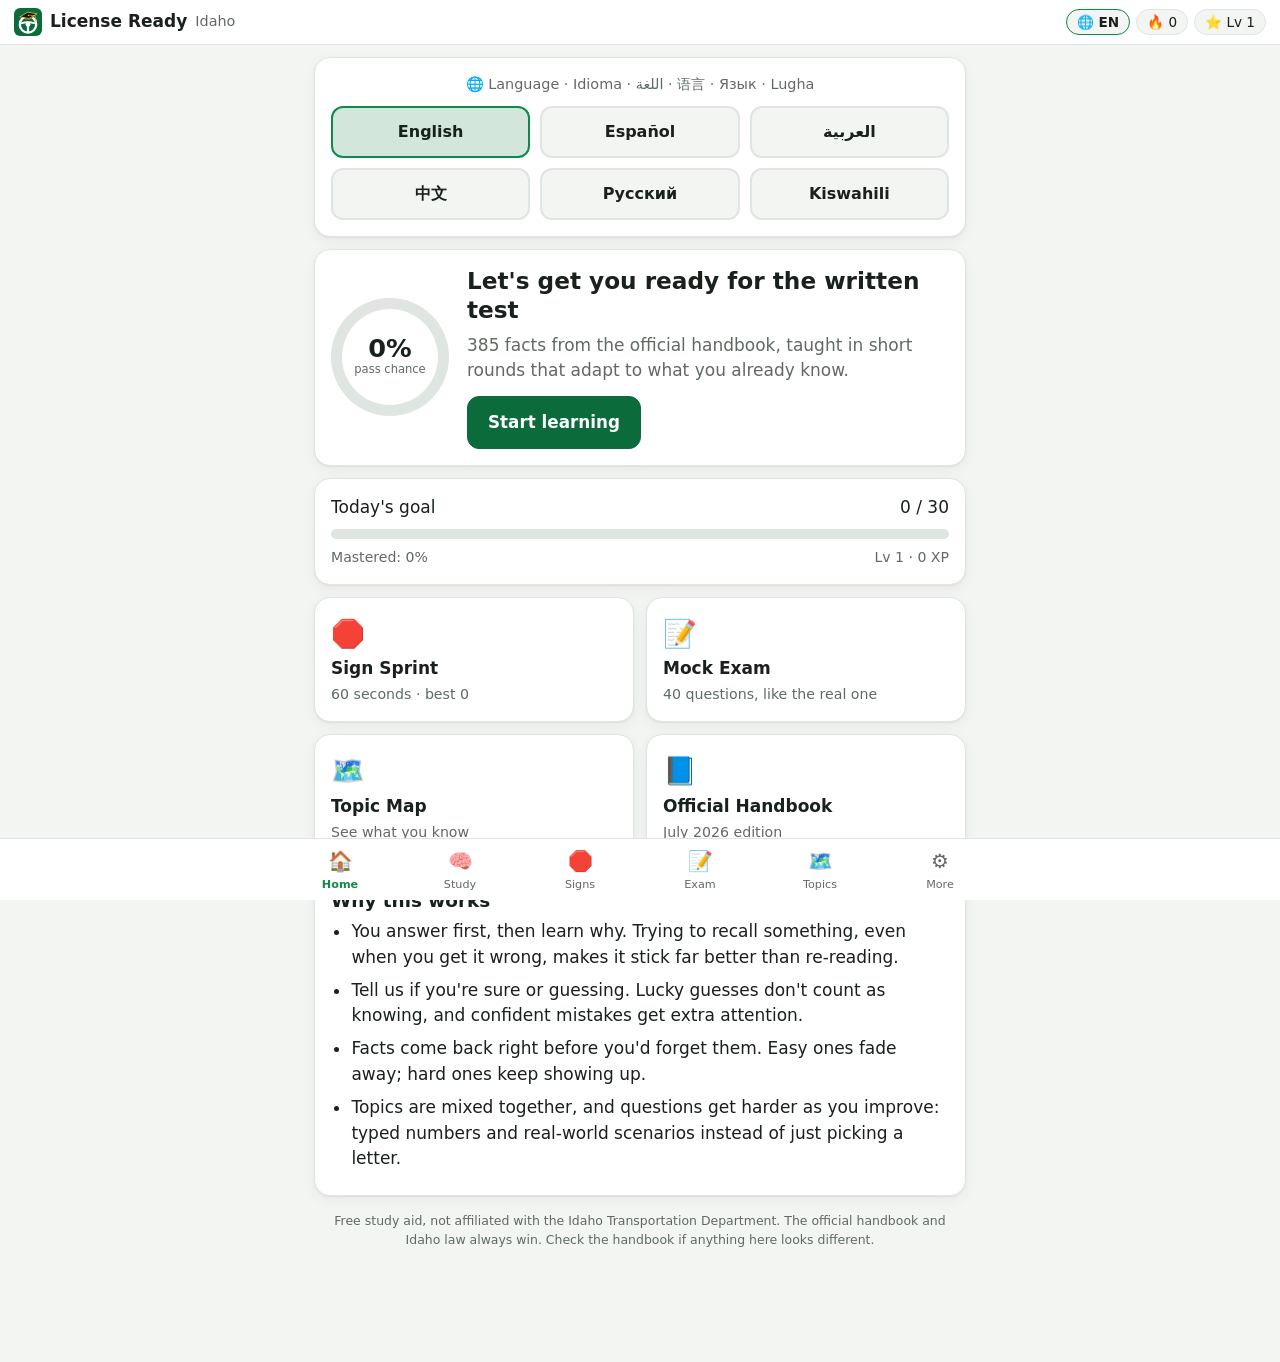
<file: index.html>
<!doctype html>
<html lang="en">
<head>
  <meta charset="utf-8">
  <meta name="viewport" content="width=device-width, initial-scale=1, viewport-fit=cover">
  <title>License Ready Idaho</title>
  <meta name="description" content="Free, open-source study app for the Idaho Class D driver's knowledge test. Spaced repetition, sign sprints and realistic mock exams. Works offline.">
  <meta name="theme-color" content="#0b6b3a">
  <link rel="manifest" href="manifest.webmanifest">
  <link rel="icon" href="icons/icon.svg" type="image/svg+xml">
  <link rel="icon" href="favicon.ico" sizes="any">
  <link rel="apple-touch-icon" href="icons/icon-180.png">
  <meta name="apple-mobile-web-app-capable" content="yes">
  <meta name="apple-mobile-web-app-status-bar-style" content="default">
  <meta property="og:type" content="website">
  <meta property="og:site_name" content="License Ready">
  <meta property="og:url" content="https://ronniebsimian.github.io/license-ready/">
  <meta property="og:title" content="License Ready Idaho">
  <meta property="og:description" content="Free study app for the Idaho driver's knowledge test. Short daily rounds that adapt to you, a road-sign sprint and a 40-question mock exam. Works offline, in 6 languages.">
  <meta property="og:image" content="https://ronniebsimian.github.io/license-ready/icons/og-image.png">
  <meta property="og:image:width" content="1200">
  <meta property="og:image:height" content="630">
  <meta property="og:image:alt" content="License Ready Idaho logo, a steering wheel wearing a graduation cap, next to STOP, YIELD, deer crossing and school signs">
  <meta name="twitter:card" content="summary_large_image">
  <link rel="stylesheet" href="css/app.css">
</head>
<body>
  <header class="topbar">
    <a href="#/" class="brand" aria-label="Home">
      <img src="icons/icon.svg" class="brand-mark" alt="">
      <span class="brand-text">License Ready</span>
      <span class="brand-state" id="brand-state"></span>
    </a>
    <div class="topstats" id="topstats"></div>
  </header>
  <main id="app" tabindex="-1"><p class="loading">Loading…</p></main>
  <nav class="tabbar" id="tabbar"></nav>
  <noscript>This app needs JavaScript turned on.</noscript>
  <script type="module" src="js/app.js"></script>
</body>
</html>
</file>
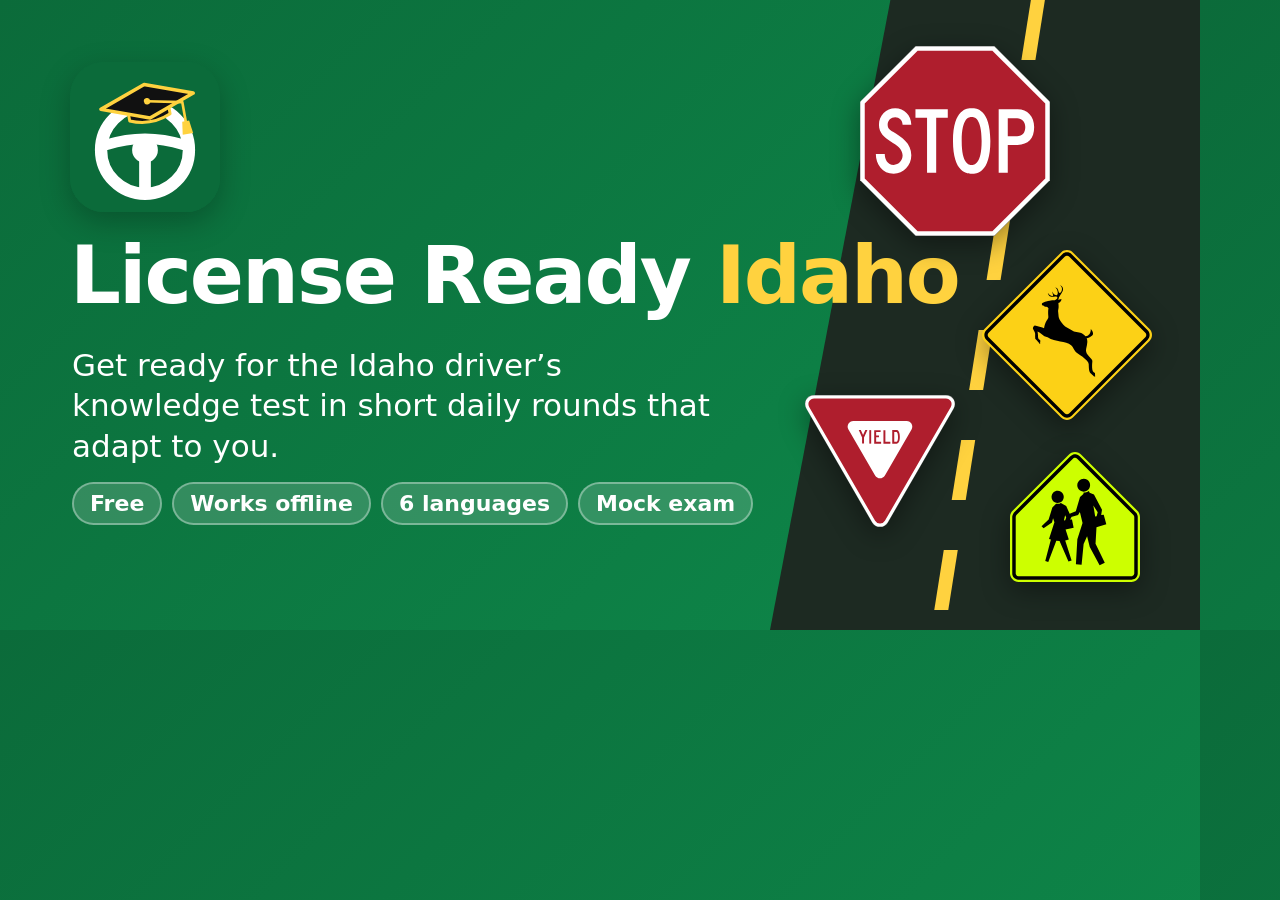
<file: tools/og/card.html>
<!doctype html><html><head><meta charset="utf-8"><style>
html,body{margin:0;width:1200px;height:630px;overflow:hidden}
body{background:linear-gradient(135deg,#0b6b3a 0%,#0e8a4b 100%);font-family:"Noto Sans",system-ui,sans-serif;color:#fff;position:relative}
.road{position:absolute;right:0;top:0;bottom:0;width:430px;background:#1d2a22;clip-path:polygon(28% 0,100% 0,100% 100%,0 100%)}
.lane{position:absolute;right:205px;top:0;bottom:0;width:14px;background:repeating-linear-gradient(#ffd23f 0 60px,transparent 60px 110px);transform:skewX(-9deg)}
.logo{position:absolute;left:70px;top:62px;width:150px;height:150px;border-radius:34px;box-shadow:0 10px 30px rgba(0,0,0,.25)}
h1{position:absolute;left:70px;top:236px;margin:0;font-size:80px;line-height:1;font-weight:800;letter-spacing:-2px}
h1 span{color:#ffd23f}
.sub{position:absolute;left:72px;top:345px;font-size:31px;line-height:1.3;width:640px;font-weight:500}
.pills{position:absolute;left:72px;top:482px;display:flex;gap:10px;width:720px}
.pill{background:rgba(255,255,255,.16);border:2px solid rgba(255,255,255,.35);border-radius:99px;padding:7px 16px;font-size:22px;white-space:nowrap;font-weight:600}
.sign{position:absolute;filter:drop-shadow(0 8px 14px rgba(0,0,0,.4))}
</style></head><body>
<div class="road"></div><div class="lane"></div>
<img class="logo" src="../../icons/icon.svg">
<h1>License Ready <span>Idaho</span></h1>
<div class="sub">Get ready for the Idaho driver&rsquo;s knowledge test in short daily rounds that adapt to you.</div>
<div class="pills"><span class="pill">Free</span><span class="pill">Works offline</span><span class="pill">6 languages</span><span class="pill">Mock exam</span></div>
<img class="sign" src="../../states/idaho/signs/R1-1.svg" style="right:150px;top:46px;width:190px">
<img class="sign" src="../../states/idaho/signs/W11-3.svg" style="right:48px;top:250px;width:170px">
<img class="sign" src="../../states/idaho/signs/R1-2.svg" style="right:245px;top:395px;width:150px">
<img class="sign" src="../../states/idaho/signs/S1-1.svg" style="right:60px;top:452px;width:130px">
</body></html>
</file>
<file: css/app.css>
:root {
  --green: #0b6b3a; --green-2: #0e8a4b; --yellow: #ffd23f; --red: #d62839; --blue: #2f6fde; --orange: #f08a24;
  --bg: #f3f5f2; --card: #fff; --ink: #18211c; --muted: #5e6b63; --line: #dfe5e0;
  --ok: #18864b; --bad: #c62f3c; --radius: 16px;
  --shadow: 0 1px 2px rgb(0 0 0 / .06), 0 4px 14px rgb(0 0 0 / .05);
  color-scheme: light dark;
}
@media (prefers-color-scheme: dark) {
  :root { --bg: #0f1512; --card: #18211c; --ink: #e8efe9; --muted: #9aa8a0; --line: #2a362f; --ok: #3ccf7f; --bad: #ff6b76; --shadow: none; }
}
* { box-sizing: border-box; }
[hidden] { display: none !important; }
html { -webkit-text-size-adjust: 100%; }
body {
  margin: 0; background: var(--bg); color: var(--ink);
  font: 17px/1.5 system-ui, -apple-system, "Segoe UI", Roboto, "Noto Sans", "Noto Sans Arabic", sans-serif;
  padding-bottom: calc(72px + env(safe-area-inset-bottom));
}
a { color: var(--green-2); }
@media (prefers-color-scheme: dark) { a { color: #5fd69a; } }
main { max-width: 680px; margin: 0 auto; padding: 12px 14px 24px; outline: none; }
h1, h2, h3 { line-height: 1.25; margin: 0 0 .4em; }
h1 { font-size: 1.45rem; } h2 { font-size: 1.15rem; } h3 { font-size: 1.05rem; }
.loading { text-align: center; color: var(--muted); padding: 4em 0; }
.muted { color: var(--muted); } .small { font-size: .88rem; } .center { text-align: center; }
.okc { color: var(--ok); font-weight: 600; } .badc { color: var(--bad); font-weight: 600; }

/* top + tab bars */
.topbar {
  position: sticky; top: 0; z-index: 5; display: flex; align-items: center; justify-content: space-between;
  padding: calc(8px + env(safe-area-inset-top)) 14px 8px; background: var(--card); border-bottom: 1px solid var(--line);
}
.brand { display: flex; align-items: center; gap: 8px; text-decoration: none; color: var(--ink); font-weight: 700; }
.brand-mark { width: 28px; height: 28px; }
.brand-state { font-weight: 500; color: var(--muted); font-size: .9rem; }
.topstats { display: flex; gap: 6px; }
.pill { background: var(--bg); border: 1px solid var(--line); border-radius: 99px; padding: 2px 10px; font-size: .85rem; white-space: nowrap; }
.tabbar {
  position: fixed; bottom: 0; left: 0; right: 0; z-index: 5; display: flex; justify-content: center;
  background: var(--card); border-top: 1px solid var(--line); padding-bottom: env(safe-area-inset-bottom);
}
.tabbar a { flex: 1; max-width: 120px; display: flex; flex-direction: column; align-items: center; padding: 7px 0 6px; text-decoration: none; color: var(--muted); font-size: 1.25rem; }
.tabbar a small { font-size: .7rem; margin-top: 1px; }
.tabbar a.on { color: var(--green-2); }
.tabbar a.on small { font-weight: 700; }

/* cards & buttons */
.card { background: var(--card); border-radius: var(--radius); box-shadow: var(--shadow); border: 1px solid var(--line); padding: 16px; margin: 0 0 12px; display: block; }
.btn {
  display: inline-flex; align-items: center; justify-content: center; gap: 6px; border: 1px solid var(--line); background: var(--card);
  color: var(--ink); font: inherit; font-weight: 600; padding: 10px 16px; border-radius: 12px; cursor: pointer; text-decoration: none; min-height: 44px;
}
.btn.big { padding: 13px 20px; font-size: 1.05rem; }
.btn.primary { background: var(--green); border-color: var(--green); color: #fff; }
.btn.primary:hover { background: var(--green-2); }
.btn.danger { color: var(--bad); border-color: var(--bad); }
.btn:disabled { opacity: .55; cursor: default; }
.badge { background: var(--yellow); color: #222; border-radius: 99px; padding: 1px 8px; font-size: .8rem; }
.row { display: flex; justify-content: space-between; align-items: center; gap: 8px; flex-wrap: wrap; }
.row.gap { justify-content: center; gap: 10px; margin-top: 12px; }
.grid2 { display: grid; grid-template-columns: 1fr 1fr; gap: 12px; margin-bottom: 12px; }
.grid2 .card { margin: 0; }
.section { margin: 20px 4px 10px; }
.pagetitle { text-align: center; margin-top: 8px; }
.back { display: inline-block; margin: 4px 0 8px; text-decoration: none; }
.fineprint { font-size: .78rem; color: var(--muted); text-align: center; margin: 16px 8px; }

/* home */
.hero { display: flex; gap: 18px; align-items: center; }
.hero-text { flex: 1; }
.hero-text p { margin: 0 0 12px; color: var(--muted); }
.ring {
  --size: 118px; flex: none; width: var(--size); height: var(--size); border-radius: 50%; display: grid; place-items: center;
  background: conic-gradient(var(--green-2) calc(var(--p) * 360deg), var(--line) 0);
}
.ring > div { width: calc(var(--size) - 22px); height: calc(var(--size) - 22px); border-radius: 50%; background: var(--card); display: grid; place-content: center; text-align: center; }
.ring b { font-size: 1.6rem; line-height: 1; } .ring small { color: var(--muted); font-size: .72rem; }
@media (max-width: 460px) { .hero { flex-direction: column; text-align: center; } }
.bar { height: 10px; background: var(--line); border-radius: 99px; overflow: hidden; margin: 8px 0; }
.bar i { display: block; height: 100%; background: linear-gradient(90deg, var(--green), var(--yellow)); border-radius: 99px; transition: width .4s; }
.tile { text-decoration: none; color: var(--ink); display: flex; flex-direction: column; gap: 2px; }
.tile:hover { border-color: var(--green-2); }
.tile-icon { font-size: 1.7rem; }
.tile small { color: var(--muted); }
.install { width: 100%; font: inherit; font-weight: 600; cursor: pointer; color: var(--ink); text-align: center; }
.how ul { padding-inline-start: 1.2em; margin: 0; } .how li { margin-bottom: .45em; }

/* questions */
.progress { height: 6px; background: var(--line); border-radius: 99px; overflow: hidden; margin: 4px 0 12px; }
.progress i { display: block; height: 100%; background: var(--green-2); transition: width .3s; }
.qmeta { display: flex; gap: 6px; flex-wrap: wrap; margin-bottom: 10px; }
.chip { font-size: .75rem; font-weight: 600; background: color-mix(in srgb, var(--green-2) 14%, transparent); color: var(--green-2); padding: 2px 10px; border-radius: 99px; }
.chip.alt { background: color-mix(in srgb, var(--orange) 18%, transparent); color: var(--orange); }
.qtext { font-size: 1.15rem; font-weight: 650; }
.qcard.scenario .qtext { font-weight: 500; }
img.sign { display: block; margin: 4px auto 14px; width: 160px; height: 160px; object-fit: contain; }
img.sign.small { width: 90px; height: 90px; margin: 0 0 8px; }
img.sign.tiny { width: 44px; height: 44px; margin: 0; flex: none; display: inline-block; }
.choices { display: grid; gap: 9px; margin-top: 12px; }
.choices.tf { grid-template-columns: 1fr 1fr; }
.choice {
  display: flex; gap: 12px; align-items: center; text-align: start; width: 100%; font: inherit; color: var(--ink);
  background: var(--bg); border: 2px solid var(--line); border-radius: 12px; padding: 12px 14px; cursor: pointer; min-height: 52px;
}
.choices.tf .choice { justify-content: center; font-weight: 700; }
.choice:hover:not(:disabled) { border-color: var(--green-2); }
.choice .key { flex: none; width: 26px; height: 26px; border-radius: 7px; display: grid; place-items: center; background: var(--card); border: 1px solid var(--line); font-size: .8rem; font-weight: 700; }
.choice.picked { border-color: var(--blue); background: color-mix(in srgb, var(--blue) 10%, var(--bg)); }
.choice.right { border-color: var(--ok); background: color-mix(in srgb, var(--ok) 14%, var(--bg)); }
.choice.wrong { border-color: var(--bad); background: color-mix(in srgb, var(--bad) 12%, var(--bg)); }
.choice:disabled { cursor: default; }
.numform { display: flex; align-items: center; gap: 10px; margin-top: 14px; }
.numin { font: inherit; font-size: 1.4rem; width: 9ch; padding: 8px 12px; border-radius: 12px; border: 2px solid var(--line); background: var(--bg); color: var(--ink); text-align: center; }
.numin:focus { outline: none; border-color: var(--blue); }
.numin.right { border-color: var(--ok); } .numin.wrong { border-color: var(--bad); }
.unit { color: var(--muted); font-weight: 600; }
.commit { display: flex; gap: 10px; margin-top: 14px; }
.commit .btn { flex: 1; min-height: 50px; }
.commit .sure { background: var(--green); border-color: var(--green); color: #fff; }
.commit .guess { background: color-mix(in srgb, var(--yellow) 30%, var(--card)); border-color: var(--yellow); }

/* feedback */
.feedback { border-width: 2px; animation: pop .25s ease-out; }
.feedback.good { border-color: var(--ok); } .feedback.meh { border-color: var(--yellow); }
.feedback.bad { border-color: var(--bad); }
.feedback.surprise { border-color: var(--orange); background: color-mix(in srgb, var(--orange) 8%, var(--card)); }
.feedback h3 { display: flex; justify-content: space-between; gap: 8px; }
.xp { color: var(--green-2); font-size: .9rem; white-space: nowrap; }
.answer { margin: 0 0 8px; }
.explain .fact { font-weight: 600; margin: 0 0 6px; }
.explain .why { margin: 0 0 6px; }
.explain .diagram { display: block; width: 100%; max-width: 440px; height: auto; margin: 4px auto 10px; border-radius: 14px; }
.explain .example { margin: 0 0 6px; padding: 6px 10px; border-inline-start: 3px solid var(--line); } .explain .hook { margin: 0 0 6px; background: color-mix(in srgb, var(--yellow) 22%, transparent); padding: 6px 10px; border-radius: 10px; }
.explain .src { font-size: .85rem; }
.feedback .btn { width: 100%; margin-top: 12px; }
@keyframes pop { from { transform: scale(.97); opacity: .4; } to { transform: none; opacity: 1; } }

/* done / exam */
.big-emoji { font-size: 2.8rem; }
.stats3 { display: grid; grid-template-columns: repeat(3, 1fr); gap: 8px; margin: 14px 0; }
.stats3 b { display: block; font-size: 1.5rem; } .stats3 small { color: var(--muted); }
.score { font-size: 2.4rem; font-weight: 800; margin: 0; }
.passed { border: 2px solid var(--ok); }
.review p { margin: 4px 0; }

/* sprint */
.sprintbar { display: flex; align-items: center; gap: 12px; margin: 4px 0 12px; font-weight: 600; }
.timer { flex: 1; height: 12px; background: var(--line); border-radius: 99px; overflow: hidden; }
.timer i { display: block; height: 100%; background: linear-gradient(90deg, var(--red), var(--orange), var(--yellow)); }
.combo { color: var(--orange); }
.signrow { display: flex; gap: 12px; align-items: center; }
.signrow img { width: 60px; height: 60px; object-fit: contain; flex: none; }
.signrow p { margin: 2px 0 0; }

/* topics */
.topicgrid { display: grid; grid-template-columns: repeat(auto-fill, minmax(150px, 1fr)); gap: 12px; }
.topic { margin: 0; text-decoration: none; color: var(--ink); text-align: center; display: flex; flex-direction: column; align-items: center; gap: 6px; }
.topic small { color: var(--muted); }
.tring { width: 64px; height: 64px; border-radius: 50%; display: grid; place-items: center; background: conic-gradient(var(--green-2) calc(var(--p) * 360deg), var(--line) 0); }
.tring span { width: 50px; height: 50px; border-radius: 50%; background: var(--card); display: grid; place-items: center; font-size: .8rem; font-weight: 700; }
.factrow { padding: 12px 14px; margin-bottom: 8px; }
.factrow summary { display: flex; gap: 10px; align-items: center; cursor: pointer; list-style: none; }
.factrow summary::-webkit-details-marker { display: none; }
.factrow .explain { margin-top: 10px; }
.dot { flex: none; width: 11px; height: 11px; border-radius: 50%; display: inline-block; background: var(--line); }
.dot.weak { background: var(--bad); } .dot.learning { background: var(--yellow); } .dot.mastered { background: var(--ok); }
.legend { text-align: center; } .legend .dot { margin: 0 4px 0 10px; vertical-align: -1px; }

/* more */
.field { display: flex; justify-content: space-between; align-items: center; gap: 10px; }
.field select { font: inherit; padding: 8px 10px; border-radius: 10px; border: 1px solid var(--line); background: var(--bg); color: var(--ink); }
.badges { display: grid; grid-template-columns: repeat(4, 1fr); gap: 8px; }
.bdg { text-align: center; opacity: .3; filter: grayscale(1); }
.bdg.on { opacity: 1; filter: none; }
.bdg span { font-size: 1.8rem; display: block; } .bdg small { font-size: .7rem; line-height: 1.2; display: block; }

/* confetti */
.confetti { position: fixed; inset: 0; pointer-events: none; overflow: hidden; z-index: 50; }
.confetti i { position: absolute; top: -12px; width: 9px; height: 14px; border-radius: 2px; animation: fall 2.4s ease-in forwards; }
@keyframes fall { to { transform: translateY(105vh) rotate(720deg); } }
@media (prefers-reduced-motion: reduce) { .confetti, .feedback { animation: none; } .confetti { display: none; } }

/* language picker */
.langbtn { font: inherit; font-size: .85rem; color: var(--ink); cursor: pointer; font-weight: 700; border-color: var(--green-2); }
.langdlg { border: none; border-radius: var(--radius); padding: 20px; width: min(420px, 92vw); background: var(--card); color: var(--ink); box-shadow: 0 20px 60px rgb(0 0 0 / .35); }
.langdlg::backdrop { background: rgb(0 0 0 / .45); }
.langdlg h2 { font-size: 1rem; text-align: center; color: var(--muted); }
.langdlg [data-close] { display: block; margin: 14px auto 0; }
.langlist { display: grid; gap: 10px; }
.langlist.row4 { grid-template-columns: repeat(3, 1fr); }
.langopt {
  font: inherit; font-size: 1.15rem; font-weight: 600; padding: 12px; min-height: 52px; border-radius: 12px; cursor: pointer;
  background: var(--bg); color: var(--ink); border: 2px solid var(--line);
}
.langopt:hover { border-color: var(--green-2); }
.langopt.on { border-color: var(--green-2); background: color-mix(in srgb, var(--green-2) 14%, var(--bg)); }
.langstrip p { margin: 0 0 10px; text-align: center; color: var(--muted); font-size: .9rem; }
.langstrip .langopt { font-size: 1rem; padding: 10px 6px; }
@media (max-width: 420px) { .brand-state { display: none; } .topstats { gap: 4px; } .pill { padding: 2px 8px; } }
</file>
